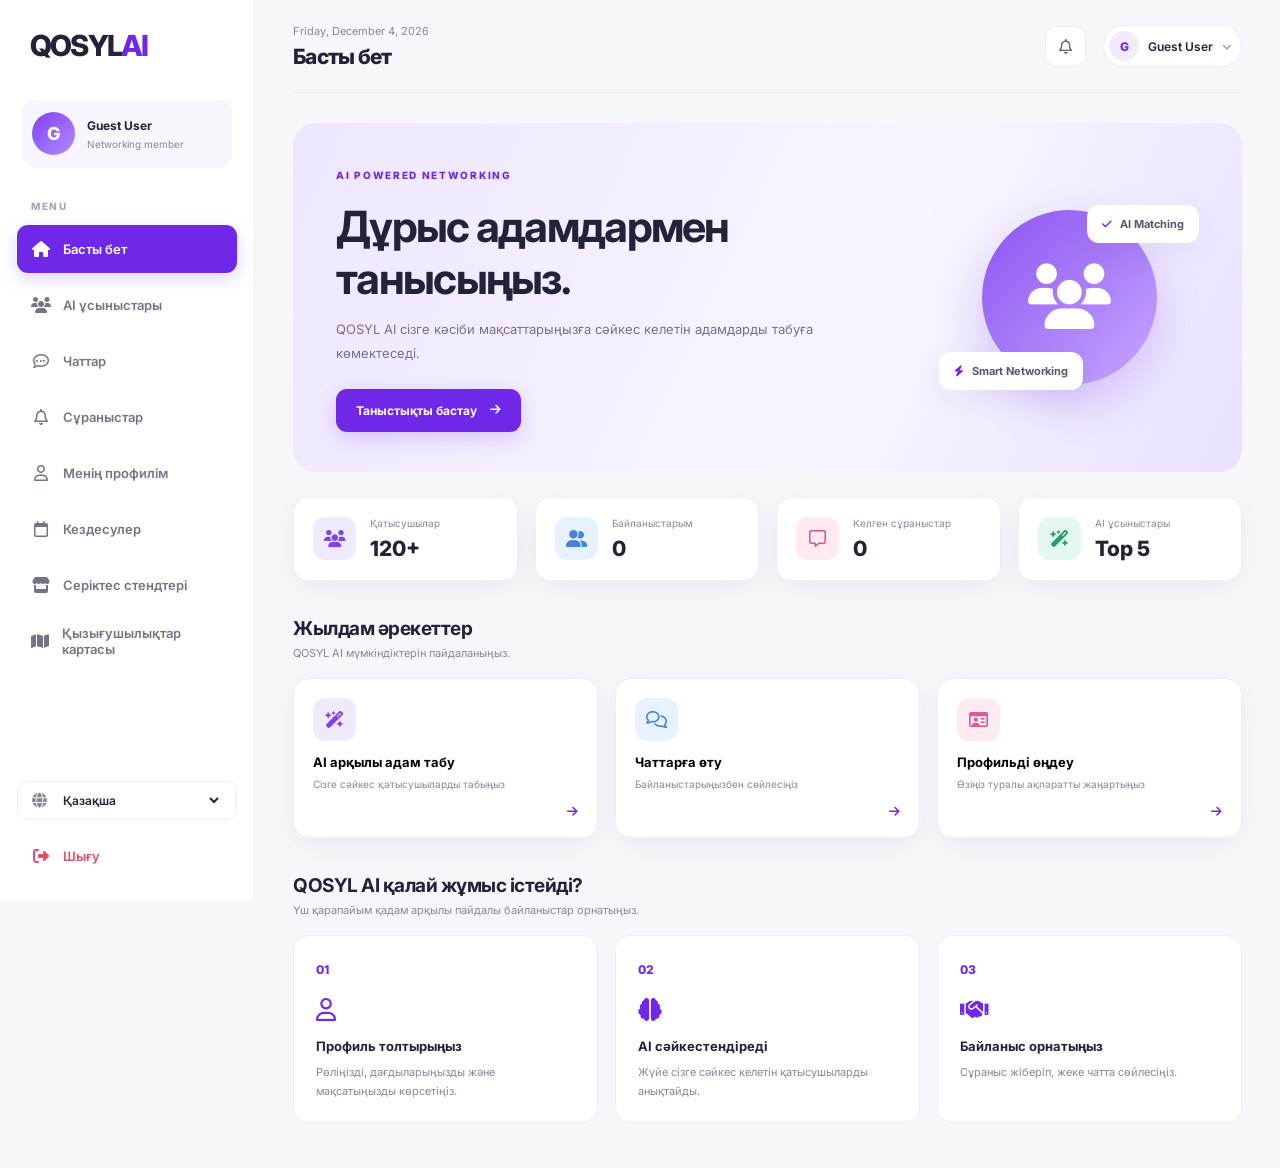
<file: docs/index.html>
<!DOCTYPE html>
<html lang="kk">
<head>
    <meta charset="UTF-8">
    <meta name="viewport" content="width=device-width, initial-scale=1.0">
    <title>QOSYL AI — Smart Networking</title>
    <link rel="stylesheet" href="style.css">
    <link rel="preconnect" href="https://fonts.googleapis.com">
    <link href="https://fonts.googleapis.com/css2?family=Inter:wght@400;500;600;700;800&display=swap" rel="stylesheet">
    <link rel="stylesheet" href="https://cdnjs.cloudflare.com/ajax/libs/font-awesome/6.5.0/css/all.min.css">
</head>
<body>

<div class="app-shell">

    <aside class="sidebar">
        <a href="#" class="logo" onclick="showPage('home');return false;">
            QOSYL<span>AI</span>
        </a>

        <div class="sidebar-profile">
            <div class="profile-avatar" id="sidebarAvatar">Q</div>
            <div>
                <strong id="sidebarName">Guest User</strong>
                <small id="sidebarRole">Networking member</small>
            </div>
        </div>

        <div class="sidebar-label">MENU</div>

        <nav class="side-nav">
            <button class="nav-item active" data-page="home" onclick="showPage('home')">
                <i class="fa-solid fa-house"></i>
                <span data-i18n="navHome">Басты бет</span>
            </button>

            <button class="nav-item" data-page="discover" onclick="showPage('discover')">
                <i class="fa-solid fa-users"></i>
                <span data-i18n="navDiscover">AI ұсыныстары</span>
            </button>

            <button class="nav-item" data-page="chats" onclick="showPage('chats')">
                <i class="fa-regular fa-comment-dots"></i>
                <span data-i18n="navChats">Чаттар</span>
            </button>

            <button class="nav-item" data-page="notifications" onclick="showPage('notifications')">
                <i class="fa-regular fa-bell"></i>
                <span data-i18n="navNotifications">Сұраныстар</span>
                <span class="nav-count" id="notificationCount">0</span>
            </button>

            <button class="nav-item" data-page="profilePage" onclick="showPage('profilePage')">
                <i class="fa-regular fa-user"></i>
                <span data-i18n="navProfile">Менің профилім</span>
            </button>
        </nav>

        <div class="sidebar-bottom">
            <div class="language-selector">
                <i class="fa-solid fa-globe"></i>
                <select id="languageSelect" onchange="changeLanguage(this.value)">
                    <option value="kk">Қазақша</option>
                    <option value="ru">Русский</option>
                    <option value="en">English</option>
                </select>
            </div>

            <button class="nav-item logout-button" onclick="logoutUser()">
                <i class="fa-solid fa-right-from-bracket"></i>
                <span data-i18n="logout">Шығу</span>
            </button>
        </div>
    </aside>

    <main class="main-content">

        <header class="topbar">
            <div>
                <div class="topbar-date" id="currentDate"></div>
                <h2 id="pageHeading">Басты бет</h2>
            </div>

            <div class="topbar-right">
                <button class="icon-button" onclick="showPage('notifications')" title="Notifications">
                    <i class="fa-regular fa-bell"></i>
                    <span class="notification-dot" id="topNotificationDot"></span>
                </button>

                <button class="topbar-user" onclick="showPage('profilePage')">
                    <div class="small-avatar" id="topAvatar">Q</div>
                    <span id="topUserName">Guest</span>
                    <i class="fa-solid fa-chevron-down"></i>
                </button>
            </div>
        </header>

        <!-- HOME PAGE -->
        <section class="page active" id="home">

            <div class="welcome-banner">
                <div class="welcome-content">
                    <span class="eyebrow">AI POWERED NETWORKING</span>
                    <h1 data-i18n="welcomeTitle">Дұрыс адамдармен танысыңыз.</h1>
                    <p data-i18n="welcomeText">
                        QOSYL AI сізге кәсіби мақсаттарыңызға сәйкес келетін адамдарды табуға көмектеседі.
                    </p>
                    <button class="primary-button" onclick="showPage('discover')">
                        <span data-i18n="heroButton">Таныстықты бастау</span>
                        <i class="fa-solid fa-arrow-right"></i>
                    </button>
                </div>

                <div class="welcome-art">
                    <div class="art-circle">
                        <i class="fa-solid fa-users"></i>
                    </div>
                    <div class="art-bubble bubble-one">
                        <i class="fa-solid fa-check"></i> AI Matching
                    </div>
                    <div class="art-bubble bubble-two">
                        <i class="fa-solid fa-bolt"></i> Smart Networking
                    </div>
                </div>
            </div>

            <div class="stats-grid">
                <div class="stat-card">
                    <div class="stat-icon purple-icon"><i class="fa-solid fa-users"></i></div>
                    <div>
                        <span data-i18n="statParticipants">Қатысушылар</span>
                        <strong id="totalParticipants">120+</strong>
                    </div>
                </div>

                <div class="stat-card">
                    <div class="stat-icon blue-icon"><i class="fa-solid fa-user-group"></i></div>
                    <div>
                        <span data-i18n="statConnections">Байланыстарым</span>
                        <strong id="totalConnections">0</strong>
                    </div>
                </div>

                <div class="stat-card">
                    <div class="stat-icon pink-icon"><i class="fa-regular fa-message"></i></div>
                    <div>
                        <span data-i18n="statRequests">Келген сұраныстар</span>
                        <strong id="totalRequests">0</strong>
                    </div>
                </div>

                <div class="stat-card">
                    <div class="stat-icon green-icon"><i class="fa-solid fa-wand-magic-sparkles"></i></div>
                    <div>
                        <span data-i18n="statAI">AI ұсыныстары</span>
                        <strong>Top 5</strong>
                    </div>
                </div>
            </div>

            <div class="content-heading">
                <div>
                    <h2 data-i18n="quickActions">Жылдам әрекеттер</h2>
                    <p data-i18n="quickActionsText">QOSYL AI мүмкіндіктерін пайдаланыңыз.</p>
                </div>
            </div>

            <div class="quick-grid">
                <button class="quick-card" onclick="showPage('discover')">
                    <div class="quick-icon purple-icon"><i class="fa-solid fa-wand-magic-sparkles"></i></div>
                    <strong data-i18n="quickDiscover">AI арқылы адам табу</strong>
                    <small data-i18n="quickDiscoverText">Сізге сәйкес қатысушыларды табыңыз</small>
                    <i class="fa-solid fa-arrow-right quick-arrow"></i>
                </button>

                <button class="quick-card" onclick="showPage('chats')">
                    <div class="quick-icon blue-icon"><i class="fa-regular fa-comments"></i></div>
                    <strong data-i18n="quickChats">Чаттарға өту</strong>
                    <small data-i18n="quickChatsText">Байланыстарыңызбен сөйлесіңіз</small>
                    <i class="fa-solid fa-arrow-right quick-arrow"></i>
                </button>

                <button class="quick-card" onclick="showPage('profilePage')">
                    <div class="quick-icon pink-icon"><i class="fa-regular fa-id-card"></i></div>
                    <strong data-i18n="quickProfile">Профильді өңдеу</strong>
                    <small data-i18n="quickProfileText">Өзіңіз туралы ақпаратты жаңартыңыз</small>
                    <i class="fa-solid fa-arrow-right quick-arrow"></i>
                </button>
            </div>

            <div class="content-heading">
                <div>
                    <h2 data-i18n="howTitle">QOSYL AI қалай жұмыс істейді?</h2>
                    <p data-i18n="howText">Үш қарапайым қадам арқылы пайдалы байланыстар орнатыңыз.</p>
                </div>
            </div>

            <div class="steps-grid">
                <article class="step-card">
                    <span>01</span>
                    <i class="fa-regular fa-user"></i>
                    <h3 data-i18n="step1Title">Профиль толтырыңыз</h3>
                    <p data-i18n="step1Text">Рөліңізді, дағдыларыңызды және мақсатыңызды көрсетіңіз.</p>
                </article>

                <article class="step-card">
                    <span>02</span>
                    <i class="fa-solid fa-brain"></i>
                    <h3 data-i18n="step2Title">AI сәйкестендіреді</h3>
                    <p data-i18n="step2Text">Жүйе сізге сәйкес келетін қатысушыларды анықтайды.</p>
                </article>

                <article class="step-card">
                    <span>03</span>
                    <i class="fa-solid fa-handshake"></i>
                    <h3 data-i18n="step3Title">Байланыс орнатыңыз</h3>
                    <p data-i18n="step3Text">Сұраныс жіберіп, жеке чатта сөйлесіңіз.</p>
                </article>
            </div>
        </section>

        <!-- DISCOVER PAGE -->
        <section class="page hidden" id="discover">

            <div class="page-intro">
                <span class="eyebrow">AI SMART MATCHING</span>
                <h1 data-i18n="discoverTitle">Сізге сәйкес адамдар</h1>
                <p data-i18n="discoverText">Профиліңізге сәйкес ең үздік бес қатысушыны табыңыз.</p>
            </div>

            <div class="discover-layout">

                <div class="profile-form-card" id="profile">
                    <div class="card-heading">
                        <h2 data-i18n="profileTitle">Өзіңіз туралы айтып беріңіз</h2>
                        <p data-i18n="profileText">Жеке ұсыныстар алу үшін анкетаны толтырыңыз.</p>
                    </div>

                    <form id="profileForm">
                        <div class="form-grid">

                            <div class="field">
                                <label for="name" data-i18n="nameLabel">Аты-жөніңіз</label>
                                <input id="name" type="text" placeholder="Мысалы: Merey V." required>
                            </div>

                            <div class="field">
                                <label for="role" data-i18n="roleLabel">Сіздің рөліңіз</label>
                                <select id="role" required>
                                    <option value="" data-i18n="selectOption">Таңдаңыз</option>
                                    <option>Student</option>
                                    <option>Junior Developer</option>
                                    <option>Python Developer</option>
                                    <option>Frontend Developer</option>
                                    <option>Senior Developer</option>
                                    <option>HR Manager</option>
                                    <option>IT Recruiter</option>
                                    <option>Team Lead</option>
                                    <option>Startup Founder</option>
                                    <option>Product Manager</option>
                                    <option>AI Engineer</option>
                                    <option>Designer</option>
                                </select>
                            </div>

                            <div class="field">
                                <label for="skills" data-i18n="skillsLabel">Технологиялық дағдылар</label>
                                <input id="skills" type="text" placeholder="Python, HTML, CSS" required>
                                <small data-i18n="commaHint">Үтір арқылы бөліп жазыңыз.</small>
                            </div>

                            <div class="field">
                                <label for="experience" data-i18n="experienceLabel">Тәжірибеңіз</label>
                                <select id="experience" required>
                                    <option value="" data-i18n="selectOption">Таңдаңыз</option>
                                    <option>Beginner</option>
                                    <option>Less than 1 year</option>
                                    <option>1-3 years</option>
                                    <option>3-5 years</option>
                                    <option>5+ years</option>
                                </select>
                            </div>

                            <div class="field full">
                                <label for="interests" data-i18n="interestsLabel">Қызығушылықтарыңыз</label>
                                <input id="interests" type="text" placeholder="AI, Robotics, Web Development" required>
                            </div>

                            <div class="field full">
                                <label for="about" data-i18n="aboutLabel">Өзіңіз туралы</label>
                                <textarea id="about" rows="3" placeholder="Өзіңізді қысқаша таныстырыңыз..." required></textarea>
                            </div>

                            <div class="field full">
                                <label for="goal" data-i18n="goalLabel">Негізгі мақсатыңыз</label>
                                <select id="goal" required>
                                    <option value="" data-i18n="goalOption">Мақсатты таңдаңыз</option>
                                    <option value="find_job" data-i18n="goalFindJob">Жұмыс табу</option>
                                    <option value="hire" data-i18n="goalHire">Қызметкер жалдау</option>
                                    <option value="find_mentor" data-i18n="goalFindMentor">Ментор табу</option>
                                    <option value="become_mentor" data-i18n="goalBecomeMentor">Ментор болу</option>
                                    <option value="cofounder" data-i18n="goalCofounder">Ко-фаундер табу</option>
                                    <option value="exchange" data-i18n="goalExchange">Тәжірибе алмасу</option>
                                </select>
                            </div>
                        </div>

                        <button type="submit" class="primary-button submit-button" data-i18n="findButton">
                            Маған сәйкес адамдарды тап
                            <i class="fa-solid fa-arrow-right"></i>
                        </button>

                        <p id="formError" class="error-message"></p>
                    </form>
                </div>

                <div class="matches-area">
                    <div class="content-heading">
                        <div>
                            <h2 data-i18n="resultsTitle">AI ұсыныстары</h2>
                            <p id="resultSubtitle" data-i18n="resultsText">Жеке ұсыныстарыңыз осы жерде көрсетіледі.</p>
                        </div>
                    </div>

                    <div id="matchList" class="match-list">
                        <div class="empty-state">
                            <i class="fa-solid fa-wand-magic-sparkles"></i>
                            <h3 data-i18n="emptyMatchesTitle">Әзірге ұсыныстар жоқ</h3>
                            <p data-i18n="emptyMatchesText">Анкетаны толтырып, AI ұсыныстарын алыңыз.</p>
                        </div>
                    </div>
                </div>
            </div>
        </section>

        <!-- CHATS PAGE -->
        <section class="page hidden" id="chats">
            <div class="page-intro">
                <span class="eyebrow">YOUR NETWORK</span>
                <h1 data-i18n="chatsTitle">Жеке чаттар</h1>
                <p data-i18n="chatsText">Қабылданған байланыстарыңызбен сөйлесіңіз.</p>
            </div>

            <div class="messenger-layout">
                <div class="chat-list-panel">
                    <div class="chat-list-heading">
                        <h3 data-i18n="messages">Хабарламалар</h3>
                        <button class="icon-button" onclick="loadConnections()">
                            <i class="fa-solid fa-rotate"></i>
                        </button>
                    </div>
                    <div id="chatList" class="chat-list">
                        <div class="empty-state">
                            <i class="fa-regular fa-comments"></i>
                            <p data-i18n="noConnections">Әзірге чаттар жоқ.</p>
                        </div>
                    </div>
                </div>

                <div class="chat-conversation" id="chatConversation">
                    <div class="chat-placeholder">
                        <i class="fa-regular fa-message"></i>
                        <h3 data-i18n="selectChat">Чатты таңдаңыз</h3>
                        <p data-i18n="selectChatText">Хабарламаларды көру үшін сол жақтан қатысушыны таңдаңыз.</p>
                    </div>
                </div>
            </div>
        </section>

        <!-- NOTIFICATIONS PAGE -->
        <section class="page hidden" id="notifications">
            <div class="page-intro">
                <span class="eyebrow">CONNECTION REQUESTS</span>
                <h1 data-i18n="notificationsTitle">Келген сұраныстар</h1>
                <p data-i18n="notificationsText">Сізбен танысқысы келетін қатысушылар.</p>
            </div>

            <div class="requests-card">
                <div class="card-heading">
                    <h2 data-i18n="incomingRequests">Кіріс сұраныстары</h2>
                    <button class="secondary-button small-button" onclick="loadPendingRequests()">
                        <i class="fa-solid fa-rotate"></i>
                        <span data-i18n="refresh">Жаңарту</span>
                    </button>
                </div>

                <div id="pendingRequestsList" class="requests-list">
                    <div class="empty-state">
                        <i class="fa-regular fa-bell"></i>
                        <p data-i18n="noRequests">Әзірге жаңа сұраныс жоқ.</p>
                    </div>
                </div>
            </div>
        </section>

        <!-- PROFILE PAGE -->
        <section class="page hidden" id="profilePage">
            <div class="page-intro">
                <span class="eyebrow">MY ACCOUNT</span>
                <h1 data-i18n="myProfile">Менің профилім</h1>
                <p data-i18n="myProfileText">Жеке ақпаратыңыз бен кәсіби дағдыларыңыз.</p>
            </div>

            <div class="user-profile-card">
                <div class="user-profile-cover"></div>

                <div class="user-profile-main">
                    <div class="large-avatar" id="profileAvatar">Q</div>
                    <div class="profile-user-info">
                        <h2 id="profileName">Guest User</h2>
                        <p id="profileRole">Networking member</p>
                    </div>
                </div>

                <div class="profile-details">
                    <div class="detail-item">
                        <span data-i18n="skillsLabel">Дағдылар</span>
                        <strong id="profileSkills">—</strong>
                    </div>

                    <div class="detail-item">
                        <span data-i18n="experienceLabel">Тәжірибе</span>
                        <strong id="profileExperience">—</strong>
                    </div>

                    <div class="detail-item">
                        <span data-i18n="interestsLabel">Қызығушылықтары</span>
                        <strong id="profileInterests">—</strong>
                    </div>

                    <div class="detail-item">
                        <span data-i18n="goalLabel">Мақсаты</span>
                        <strong id="profileGoal">—</strong>
                    </div>

                    <div class="detail-item full">
                        <span data-i18n="aboutLabel">Өзі туралы</span>
                        <strong id="profileAbout">—</strong>
                    </div>
                </div>

                <button class="primary-button" onclick="editProfile()" data-i18n="editProfile">
                    Профильді өңдеу
                    <i class="fa-solid fa-pen"></i>
                </button>
            </div>
        </section>

    </main>
</div>

<script src="app.js"></script>
</body>
</html>
</file>
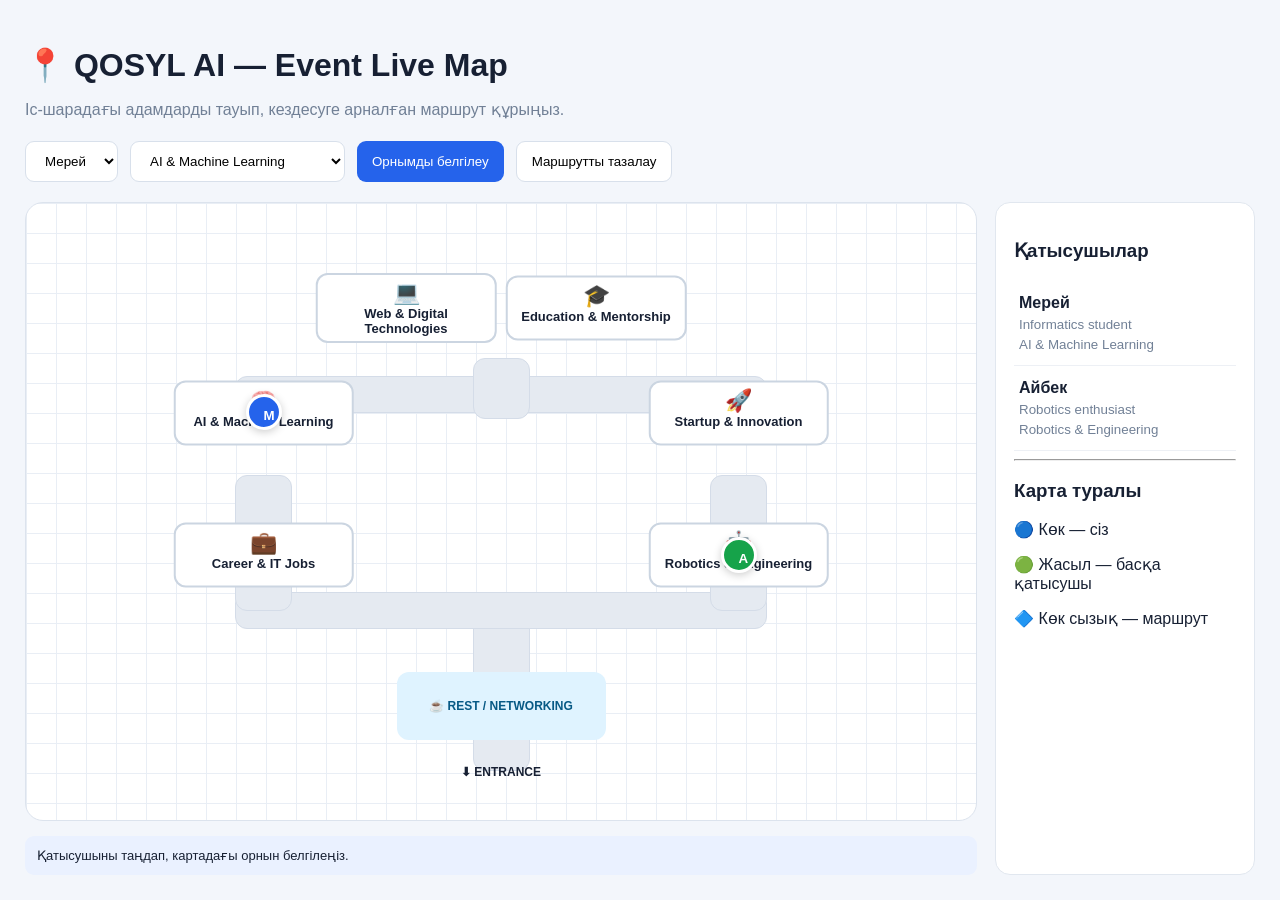
<file: docs/physical_map.html>
<!DOCTYPE html>
<html lang="kk">
<head>
<meta charset="UTF-8">
<meta name="viewport" content="width=device-width, initial-scale=1.0">
<title>QOSYL AI — Live Map</title>
<style>
* { box-sizing: border-box; }
body {
    margin: 0;
    padding: 25px;
    font-family: Arial, sans-serif;
    background: #f3f6fb;
    color: #172033;
}
header { margin-bottom: 22px; }
header h1 { margin-bottom: 7px; }
header p { color: #718096; }
.controls {
    display: flex;
    gap: 12px;
    flex-wrap: wrap;
    margin-bottom: 20px;
}
select, button {
    padding: 11px 15px;
    border: 1px solid #d8e0eb;
    border-radius: 9px;
    background: white;
    cursor: pointer;
}
button.primary {
    background: #2563eb;
    color: white;
    border: none;
}
.layout {
    display: grid;
    grid-template-columns: 1fr 260px;
    gap: 18px;
}
.map {
    position: relative;
    width: 100%;
    aspect-ratio: 1000 / 650;
    min-height: 420px;
    overflow: hidden;
    border: 1px solid #dce3ed;
    border-radius: 18px;
    background:
      linear-gradient(#e9eef5 1px, transparent 1px),
      linear-gradient(90deg, #e9eef5 1px, transparent 1px),
      white;
    background-size: 30px 30px;
}
.corridor {
    position: absolute;
    background: #e5eaf1;
    border: 1px solid #d4dce8;
    border-radius: 12px;
}
.booth {
    position: absolute;
    transform: translate(-50%,-50%);
    width: 19%;
    min-height: 65px;
    border: 2px solid #cbd5e1;
    border-radius: 12px;
    background: white;
    z-index: 2;
    font-weight: bold;
    font-size: clamp(9px,1.1vw,13px);
    text-align: center;
    padding: 5px;
}
.booth span { display: block; font-size: 22px; }
.rest {
    position: absolute;
    left: 39%;
    top: 76%;
    width: 22%;
    height: 11%;
    background: #dff3ff;
    border-radius: 12px;
    display: grid;
    place-items: center;
    color: #075985;
    font-size: 12px;
    font-weight: bold;
    z-index: 2;
}
.entrance {
    position: absolute;
    left: 43%;
    top: 91%;
    width: 14%;
    text-align: center;
    font-weight: bold;
    font-size: 12px;
}
.marker {
    position: absolute;
    transform: translate(-50%,-50%);
    width: 36px;
    height: 36px;
    border: 3px solid white;
    border-radius: 50%;
    display: grid;
    place-items: center;
    color: white;
    font-weight: bold;
    z-index: 5;
    cursor: pointer;
    box-shadow: 0 2px 8px #0003;
}
.marker.me { background: #2563eb; }
.marker.other { background: #16a34a; }
.marker.selected { outline: 4px solid #86efac; }
#route {
    position: absolute;
    inset: 0;
    width: 100%;
    height: 100%;
    z-index: 4;
    pointer-events: none;
}
.panel {
    background: white;
    border: 1px solid #e1e7ef;
    border-radius: 15px;
    padding: 18px;
}
.person {
    padding: 13px 5px;
    border-bottom: 1px solid #edf0f5;
    cursor: pointer;
}
.person:hover { background: #f5f8fc; }
.person small { display: block; color: #718096; margin-top: 5px; }
#status {
    margin-top: 15px;
    padding: 12px;
    background: #eaf1ff;
    border-radius: 9px;
    font-size: 13px;
}
@media(max-width:850px) {
    .layout { grid-template-columns: 1fr; }
    body { padding: 12px; }
}
</style>
</head>
<body>

<header>
    <h1>📍 QOSYL AI — Event Live Map</h1>
    <p>Іс-шарадағы адамдарды тауып, кездесуге арналған маршрут құрыңыз.</p>
</header>

<div class="controls">
    <select id="personSelect">
        <option value="1">Мерей</option>
        <option value="2">Айбек</option>
    </select>

    <select id="boothSelect">
        <option value="1">AI & Machine Learning</option>
        <option value="2">Startup & Innovation</option>
        <option value="3">Career & IT Jobs</option>
        <option value="4">Robotics & Engineering</option>
        <option value="5">Web & Digital Technologies</option>
        <option value="6">Education & Mentorship</option>
    </select>

    <button class="primary" onclick="updatePosition()">Орнымды белгілеу</button>
    <button onclick="clearRoute()">Маршрутты тазалау</button>
</div>

<div class="layout">
    <div>
        <div class="map" id="map">

            <div class="corridor" style="left:47%;top:78%;width:6%;height:14%"></div>
            <div class="corridor" style="left:47%;top:63%;width:6%;height:17%"></div>
            <div class="corridor" style="left:22%;top:63%;width:56%;height:6%"></div>
            <div class="corridor" style="left:22%;top:44%;width:6%;height:22%"></div>
            <div class="corridor" style="left:72%;top:44%;width:6%;height:22%"></div>
            <div class="corridor" style="left:22%;top:28%;width:56%;height:6%"></div>
            <div class="corridor" style="left:47%;top:25%;width:6%;height:10%"></div>

            <div class="booth" style="left:25%;top:34%">
                <span>🧠</span>AI & Machine Learning
            </div>
            <div class="booth" style="left:75%;top:34%">
                <span>🚀</span>Startup & Innovation
            </div>
            <div class="booth" style="left:25%;top:57%">
                <span>💼</span>Career & IT Jobs
            </div>
            <div class="booth" style="left:75%;top:57%">
                <span>🤖</span>Robotics & Engineering
            </div>
            <div class="booth" style="left:40%;top:17%">
                <span>💻</span>Web & Digital Technologies
            </div>
            <div class="booth" style="left:60%;top:17%">
                <span>🎓</span>Education & Mentorship
            </div>

            <div class="rest">☕ REST / NETWORKING</div>
            <div class="entrance">⬇ ENTRANCE</div>

            <svg id="route" viewBox="0 0 1000 650" preserveAspectRatio="none">
                <polyline id="routeLine"
                    points=""
                    fill="none"
                    stroke="#2563eb"
                    stroke-width="9"
                    stroke-linecap="round"
                    stroke-linejoin="round"
                    stroke-dasharray="14 9"/>
            </svg>

            <div id="markers"></div>
        </div>
        <div id="status">Қатысушыны таңдап, картадағы орнын белгілеңіз.</div>
    </div>

    <aside class="panel">
        <h3>Қатысушылар</h3>
        <div id="people"></div>
        <hr>
        <h3>Карта туралы</h3>
        <p>🔵 Көк — сіз</p>
        <p>🟢 Жасыл — басқа қатысушы</p>
        <p>🔷 Көк сызық — маршрут</p>
    </aside>
</div>

<script>
const booths = [
    {id:1,name:"AI & Machine Learning",x:250,y:220},
    {id:2,name:"Startup & Innovation",x:750,y:220},
    {id:3,name:"Career & IT Jobs",x:250,y:370},
    {id:4,name:"Robotics & Engineering",x:750,y:370},
    {id:5,name:"Web & Digital Technologies",x:400,y:110},
    {id:6,name:"Education & Mentorship",x:600,y:110}
];

const users = {
    1:{id:1,name:"Мерей",role:"Informatics student",x:250,y:220},
    2:{id:2,name:"Айбек",role:"Robotics enthusiast",x:750,y:370}
};

const nodes = {
    entrance:[500,600],
    bottom:[500,520],
    center:[500,420],
    left:[250,420],
    right:[750,420],
    leftTop:[250,300],
    rightTop:[750,300],
    upperLeft:[400,180],
    upperRight:[600,180],
    upper:[500,180]
};

const edges = [
    ["entrance","bottom"],
    ["bottom","center"],
    ["center","left"],
    ["center","right"],
    ["left","leftTop"],
    ["right","rightTop"],
    ["leftTop","upperLeft"],
    ["rightTop","upperRight"],
    ["upperLeft","upper"],
    ["upperRight","upper"],
    ["upperLeft","upperRight"]
];

let selectedTarget = null;

function currentUser() {
    return Number(document.getElementById("personSelect").value);
}

function updatePosition() {
    const user = users[currentUser()];
    const booth = booths.find(
        b => b.id === Number(document.getElementById("boothSelect").value)
    );

    user.x = booth.x;
    user.y = booth.y;

    render();
    document.getElementById("status").textContent =
        `${user.name}: ${booth.name} аймағында.`;
}

function render() {
    const markers = document.getElementById("markers");
    const people = document.getElementById("people");

    markers.innerHTML = "";
    people.innerHTML = "";

    Object.values(users).forEach(user => {
        const marker = document.createElement("button");
        marker.className = "marker " +
            (user.id === currentUser() ? "me" : "other") +
            (selectedTarget === user.id ? " selected" : "");

        marker.style.left = user.x / 10 + "%";
        marker.style.top = user.y / 6.5 + "%";
        marker.textContent = user.id === 1 ? "М" : "А";
        marker.title = user.name;

        if (user.id !== currentUser()) {
            marker.onclick = () => showRoute(user.id);
        }

        markers.appendChild(marker);

        const item = document.createElement("div");
        item.className = "person";

        const name = document.createElement("strong");
        name.textContent = user.name;

        const role = document.createElement("small");
        role.textContent = user.role;

        const location = document.createElement("small");
        const nearest = booths.reduce((a,b) =>
            Math.hypot(a.x-user.x,a.y-user.y) <
            Math.hypot(b.x-user.x,b.y-user.y) ? a : b
        );
        location.textContent = nearest.name;

        item.append(name,role,location);

        if (user.id !== currentUser()) {
            item.onclick = () => showRoute(user.id);
        }

        people.appendChild(item);
    });
}

function nearestNode(x,y) {
    return Object.keys(nodes).reduce((best,key) => {
        const p = nodes[key];
        const d = Math.hypot(p[0]-x,p[1]-y);
        return d < best.d ? {key,d} : best;
    },{key:null,d:Infinity}).key;
}

function shortestPath(start,end) {
    const graph = {};

    Object.keys(nodes).forEach(key => graph[key]=[]);

    edges.forEach(([a,b]) => {
        const d = Math.hypot(
            nodes[a][0]-nodes[b][0],
            nodes[a][1]-nodes[b][1]
        );
        graph[a].push([b,d]);
        graph[b].push([a,d]);
    });

    const dist = {};
    const prev = {};
    const remaining = new Set(Object.keys(nodes));

    Object.keys(nodes).forEach(key => dist[key]=Infinity);
    dist[start]=0;

    while (remaining.size) {
        let current = null;

        remaining.forEach(key => {
            if (current === null || dist[key] < dist[current]) {
                current = key;
            }
        });

        if (current === null || dist[current] === Infinity) break;
        if (current === end) break;

        remaining.delete(current);

        graph[current].forEach(([next,cost]) => {
            const alt = dist[current]+cost;
            if (alt < dist[next]) {
                dist[next]=alt;
                prev[next]=current;
            }
        });
    }

    const path=[];
    let current=end;

    while(current) {
        path.unshift(current);
        current=prev[current];
    }

    return path[0] === start ? path : [];
}

function showRoute(targetId) {
    const me = users[currentUser()];
    const target = users[targetId];

    const start = nearestNode(me.x,me.y);
    const end = nearestNode(target.x,target.y);

    const path = shortestPath(start,end);

    if (!path.length) return;

    const points = [
        [me.x,me.y],
        ...path.map(key=>nodes[key]),
        [target.x,target.y]
    ];

    document.getElementById("routeLine").setAttribute(
        "points",
        points.map(p=>p.join(",")).join(" ")
    );

    selectedTarget=targetId;
    render();

    document.getElementById("status").textContent =
        `${me.name} → ${target.name}: маршрут көрсетілді.`;
}

function clearRoute() {
    selectedTarget=null;
    document.getElementById("routeLine").setAttribute("points","");
    render();
    document.getElementById("status").textContent="Маршрут тазаланды.";
}

document.getElementById("personSelect").addEventListener("change",()=>{
    clearRoute();
});

render();
</script>
</body>
</html>
</file>
<file: docs/style.css>
:root {
    --purple: #7028e8;
    --purple-dark: #5516c5;
    --purple-light: #f2ebff;
    --text: #242139;
    --muted: #89869a;
    --background: #f7f7fb;
    --white: #ffffff;
    --border: #eeedf3;
    --green: #21a675;
    --shadow: 0 8px 30px rgba(40, 25, 80, 0.06);
}

* {
    margin: 0;
    padding: 0;
    box-sizing: border-box;
}

html {
    scroll-behavior: smooth;
}

body {
    font-family: 'Inter', Arial, sans-serif;
    background: var(--background);
    color: var(--text);
}

button,
input,
select,
textarea {
    font: inherit;
}

button {
    cursor: pointer;
}

button:disabled {
    opacity: 0.6;
    cursor: not-allowed;
}

.app-shell {
    min-height: 100vh;
    display: flex;
}

/* SIDEBAR */

.sidebar {
    width: 255px;
    min-height: 100vh;
    background: #ffffff;
    border-right: 1px solid var(--border);
    padding: 28px 17px 20px;
    display: flex;
    flex-direction: column;
    flex-shrink: 0;
    position: sticky;
    top: 0;
    height: 100vh;
}

.logo {
    text-decoration: none;
    color: var(--text);
    font-size: 29px;
    font-weight: 800;
    letter-spacing: -1.8px;
    padding: 0 13px;
}

.logo span {
    color: var(--purple);
}

.sidebar-profile {
    display: flex;
    align-items: center;
    gap: 12px;
    margin: 36px 5px 32px;
    padding: 13px 10px;
    background: #f8f6fd;
    border-radius: 14px;
    min-width: 0;
}

.profile-avatar {
    width: 43px;
    height: 43px;
    border-radius: 50%;
    background: linear-gradient(135deg, #7f42f5, #b28aff);
    display: grid;
    place-items: center;
    color: white;
    font-weight: 800;
    font-size: 18px;
    flex-shrink: 0;
}

.sidebar-profile div:last-child {
    display: flex;
    flex-direction: column;
    gap: 5px;
    min-width: 0;
}

.sidebar-profile strong {
    font-size: 12px;
    overflow: hidden;
    text-overflow: ellipsis;
    white-space: nowrap;
}

.sidebar-profile small {
    color: var(--muted);
    font-size: 10px;
}

.sidebar-label {
    color: #aaa6b7;
    font-size: 10px;
    font-weight: 800;
    letter-spacing: 1.5px;
    padding: 0 14px;
    margin-bottom: 13px;
}

.side-nav {
    display: flex;
    flex-direction: column;
    gap: 8px;
}

.nav-item {
    width: 100%;
    min-height: 48px;
    padding: 0 14px;
    display: flex;
    align-items: center;
    gap: 13px;
    background: transparent;
    color: #777386;
    border: none;
    border-radius: 11px;
    text-align: left;
    font-size: 13px;
    font-weight: 600;
    transition: 0.2s;
}

.nav-item i {
    width: 19px;
    font-size: 16px;
    text-align: center;
}

.nav-item:hover {
    background: #f7f3ff;
    color: var(--purple);
}

.nav-item.active {
    background: var(--purple);
    color: white;
    box-shadow: 0 6px 18px rgba(112, 40, 232, 0.2);
}

.nav-count {
    margin-left: auto;
    min-width: 21px;
    height: 21px;
    border-radius: 50%;
    background: #f04d79;
    color: white;
    display: grid;
    place-items: center;
    font-size: 10px;
}

.sidebar-bottom {
    margin-top: auto;
    display: flex;
    flex-direction: column;
    gap: 12px;
}

.language-selector {
    display: flex;
    align-items: center;
    gap: 12px;
    padding: 10px 14px;
    border: 1px solid var(--border);
    border-radius: 10px;
    color: var(--muted);
}

.language-selector i {
    font-size: 15px;
}

.language-selector select {
    width: 100%;
    border: none;
    outline: none;
    background: transparent;
    color: var(--text);
    font-size: 12px;
    font-weight: 600;
    cursor: pointer;
}

.logout-button {
    color: #df526b;
}

/* MAIN CONTENT */

.main-content {
    flex: 1;
    min-width: 0;
    padding: 0 38px 45px;
}

.topbar {
    min-height: 93px;
    display: flex;
    align-items: center;
    justify-content: space-between;
    gap: 20px;
    border-bottom: 1px solid var(--border);
    margin-bottom: 30px;
}

.topbar-date {
    color: var(--muted);
    font-size: 11px;
    margin-bottom: 6px;
}

.topbar h2 {
    font-size: 21px;
    font-weight: 800;
    letter-spacing: -0.7px;
}

.topbar-right {
    display: flex;
    align-items: center;
    gap: 17px;
}

.icon-button {
    position: relative;
    width: 41px;
    height: 41px;
    display: grid;
    place-items: center;
    background: white;
    border: 1px solid var(--border);
    border-radius: 12px;
    color: #666176;
    font-size: 15px;
    transition: 0.2s;
}

.icon-button:hover {
    color: var(--purple);
    border-color: #d8c7ff;
}

.notification-dot {
    position: absolute;
    top: 8px;
    right: 8px;
    width: 7px;
    height: 7px;
    background: #ef5579;
    border-radius: 50%;
    display: none;
}

.topbar-user {
    display: flex;
    align-items: center;
    gap: 9px;
    padding: 5px 10px 5px 5px;
    border: 1px solid var(--border);
    background: white;
    border-radius: 30px;
    color: var(--text);
    font-size: 12px;
    font-weight: 600;
}

.topbar-user > i {
    font-size: 9px;
    color: var(--muted);
}

.small-avatar {
    width: 30px;
    height: 30px;
    border-radius: 50%;
    background: var(--purple-light);
    color: var(--purple);
    display: grid;
    place-items: center;
    font-weight: 800;
}

/* PAGE SYSTEM */

.page {
    display: block;
    animation: pageAppear 0.25s ease;
}

.page.hidden {
    display: none !important;
}

@keyframes pageAppear {
    from {
        opacity: 0;
        transform: translateY(7px);
    }

    to {
        opacity: 1;
        transform: translateY(0);
    }
}

.page-intro {
    margin: 12px 0 28px;
}

.eyebrow {
    color: var(--purple);
    font-size: 10px;
    font-weight: 800;
    letter-spacing: 1.7px;
}

.page-intro h1 {
    margin-top: 11px;
    font-size: clamp(25px, 3vw, 34px);
    letter-spacing: -1.2px;
    line-height: 1.2;
}

.page-intro p {
    margin-top: 9px;
    color: var(--muted);
    font-size: 13px;
    line-height: 1.7;
}

/* HOME BANNER */

.welcome-banner {
    min-height: 290px;
    padding: 40px 43px;
    border-radius: 23px;
    background: linear-gradient(115deg, #eee6ff, #f8f5ff 60%, #e9e0ff);
    display: flex;
    align-items: center;
    justify-content: space-between;
    gap: 25px;
    overflow: hidden;
    position: relative;
}

.welcome-content {
    max-width: 560px;
    position: relative;
    z-index: 2;
}

.welcome-content h1 {
    max-width: 490px;
    font-size: clamp(29px, 3.5vw, 43px);
    line-height: 1.2;
    letter-spacing: -1.7px;
    margin-top: 18px;
}

.welcome-content p {
    max-width: 490px;
    margin-top: 14px;
    color: #77718b;
    font-size: 13px;
    line-height: 1.8;
}

.primary-button {
    margin-top: 24px;
    border: none;
    border-radius: 11px;
    background: var(--purple);
    color: white;
    padding: 14px 20px;
    display: inline-flex;
    align-items: center;
    justify-content: center;
    gap: 13px;
    font-size: 12px;
    font-weight: 700;
    box-shadow: 0 7px 20px rgba(112, 40, 232, 0.2);
    transition: 0.2s;
}

.primary-button:hover {
    background: var(--purple-dark);
    transform: translateY(-2px);
}

.primary-button i {
    font-size: 12px;
}

.welcome-art {
    width: 260px;
    height: 220px;
    position: relative;
    display: grid;
    place-items: center;
    flex-shrink: 0;
}

.art-circle {
    width: 175px;
    height: 175px;
    border-radius: 50%;
    background: linear-gradient(135deg, #8d52f3, #c5a8ff);
    display: grid;
    place-items: center;
    color: white;
    font-size: 66px;
    box-shadow: 0 18px 45px rgba(112, 40, 232, 0.22);
}

.art-bubble {
    position: absolute;
    background: white;
    color: #5e536f;
    padding: 12px 15px;
    border-radius: 12px;
    box-shadow: var(--shadow);
    font-size: 11px;
    font-weight: 700;
    white-space: nowrap;
}

.art-bubble i {
    color: var(--purple);
    margin-right: 5px;
}

.bubble-one {
    top: 18px;
    right: 0;
}

.bubble-two {
    bottom: 17px;
    left: 0;
}

/* STATISTICS */

.stats-grid {
    margin-top: 25px;
    display: grid;
    grid-template-columns: repeat(4, minmax(0, 1fr));
    gap: 17px;
}

.stat-card {
    background: white;
    border: 1px solid var(--border);
    border-radius: 15px;
    padding: 19px;
    display: flex;
    align-items: center;
    gap: 14px;
    min-width: 0;
    box-shadow: var(--shadow);
}

.stat-icon,
.quick-icon {
    width: 43px;
    height: 43px;
    border-radius: 12px;
    display: grid;
    place-items: center;
    flex-shrink: 0;
    font-size: 17px;
}

.purple-icon {
    background: #f0eaff;
    color: #7946e9;
}

.blue-icon {
    background: #e8f1ff;
    color: #4684d6;
}

.pink-icon {
    background: #ffeaf2;
    color: #d85b92;
}

.green-icon {
    background: #e5f8ef;
    color: #259d6b;
}

.stat-card div:last-child {
    display: flex;
    flex-direction: column;
    gap: 7px;
    min-width: 0;
}

.stat-card span {
    color: var(--muted);
    font-size: 10px;
    white-space: nowrap;
}

.stat-card strong {
    font-size: 21px;
    font-weight: 800;
}

/* CONTENT HEADINGS */

.content-heading {
    display: flex;
    align-items: center;
    justify-content: space-between;
    gap: 15px;
    margin: 36px 0 18px;
}

.content-heading h2 {
    font-size: 19px;
    letter-spacing: -0.5px;
}

.content-heading p {
    color: var(--muted);
    font-size: 11px;
    margin-top: 6px;
}

/* QUICK ACTIONS */

.quick-grid {
    display: grid;
    grid-template-columns: repeat(3, minmax(0, 1fr));
    gap: 17px;
}

.quick-card {
    min-height: 160px;
    padding: 19px;
    border: 1px solid var(--border);
    border-radius: 16px;
    background: white;
    text-align: left;
    position: relative;
    display: flex;
    flex-direction: column;
    align-items: flex-start;
    box-shadow: var(--shadow);
    transition: 0.2s;
}

.quick-card:hover {
    transform: translateY(-3px);
    border-color: #d6c6ff;
    box-shadow: 0 12px 30px rgba(40, 25, 80, 0.09);
}

.quick-card strong {
    margin-top: 13px;
    font-size: 13px;
}

.quick-card small {
    margin-top: 7px;
    color: var(--muted);
    font-size: 10px;
    line-height: 1.5;
}

.quick-arrow {
    position: absolute;
    right: 19px;
    bottom: 19px;
    color: var(--purple);
    font-size: 12px;
}

/* STEPS */

.steps-grid {
    display: grid;
    grid-template-columns: repeat(3, minmax(0, 1fr));
    gap: 17px;
}

.step-card {
    background: white;
    border: 1px solid var(--border);
    border-radius: 15px;
    padding: 22px;
    position: relative;
}

.step-card > span {
    color: var(--purple);
    font-size: 12px;
    font-weight: 800;
}

.step-card > i {
    display: block;
    color: var(--purple);
    font-size: 23px;
    margin-top: 20px;
}

.step-card h3 {
    font-size: 13px;
    margin-top: 17px;
}

.step-card p {
    font-size: 11px;
    line-height: 1.7;
    color: var(--muted);
    margin-top: 9px;
}

/* DISCOVER */

.discover-layout {
    display: grid;
    grid-template-columns: minmax(290px, 0.85fr) minmax(0, 1.15fr);
    gap: 22px;
    align-items: start;
}

.profile-form-card,
.requests-card,
.user-profile-card {
    background: white;
    border: 1px solid var(--border);
    border-radius: 17px;
    padding: 24px;
    box-shadow: var(--shadow);
}

.card-heading {
    display: flex;
    align-items: flex-start;
    justify-content: space-between;
    gap: 15px;
    margin-bottom: 22px;
}

.card-heading h2 {
    font-size: 17px;
    letter-spacing: -0.4px;
}

.card-heading p {
    color: var(--muted);
    font-size: 11px;
    margin-top: 7px;
    line-height: 1.6;
}

.form-grid {
    display: grid;
    grid-template-columns: 1fr 1fr;
    gap: 17px 13px;
}

.field {
    display: flex;
    flex-direction: column;
    gap: 8px;
    min-width: 0;
}

.field.full {
    grid-column: 1 / -1;
}

.field label {
    font-size: 11px;
    font-weight: 700;
}

.field input,
.field select,
.field textarea {
    width: 100%;
    min-width: 0;
    border: 1px solid #e6e3ed;
    border-radius: 9px;
    background: white;
    padding: 12px;
    color: var(--text);
    font-size: 11px;
    outline: none;
    transition: 0.2s;
}

.field input:focus,
.field select:focus,
.field textarea:focus {
    border-color: var(--purple);
    box-shadow: 0 0 0 3px rgba(112, 40, 232, 0.08);
}

.field textarea {
    resize: vertical;
    min-height: 80px;
}

.field small {
    color: var(--muted);
    font-size: 10px;
}

.submit-button {
    width: 100%;
    margin-top: 22px;
}

.error-message {
    margin-top: 12px;
    color: #d63e56;
    font-size: 11px;
}

.matches-area {
    min-width: 0;
}

.matches-area .content-heading {
    margin-top: 0;
}

.match-list {
    display: grid;
    gap: 13px;
}

.match-card {
    background: white;
    border: 1px solid var(--border);
    border-radius: 15px;
    padding: 17px;
    box-shadow: var(--shadow);
    min-width: 0;
}

.match-top {
    display: flex;
    align-items: center;
    gap: 12px;
}

.match-avatar {
    width: 43px;
    height: 43px;
    border-radius: 13px;
    background: var(--purple-light);
    color: var(--purple);
    display: grid;
    place-items: center;
    font-size: 16px;
    font-weight: 800;
    flex-shrink: 0;
}

.match-person {
    flex: 1;
    min-width: 0;
}

.match-person h3 {
    font-size: 12px;
    overflow-wrap: anywhere;
}

.match-person p {
    color: var(--muted);
    font-size: 10px;
    margin-top: 5px;
}

.match-percent {
    font-size: 19px;
    color: var(--green);
    font-weight: 800;
}

.match-reason {
    background: #f8f6fc;
    color: #6d687c;
    padding: 11px;
    border-radius: 9px;
    margin-top: 13px;
    font-size: 10px;
    line-height: 1.7;
}

.match-intro {
    margin-top: 11px;
    font-size: 10px;
    line-height: 1.7;
    color: #5c566e;
}

.match-actions {
    display: flex;
    flex-wrap: wrap;
    gap: 8px;
    margin-top: 13px;
}

.match-actions button {
    border: none;
    border-radius: 8px;
    padding: 9px 12px;
    background: var(--purple-light);
    color: var(--purple);
    font-size: 10px;
    font-weight: 700;
}

.match-actions button:first-child {
    background: var(--purple);
    color: white;
}

.match-actions button:hover {
    filter: brightness(0.96);
}

.empty-state {
    min-height: 180px;
    padding: 28px;
    background: white;
    border: 1px dashed #ded9e9;
    border-radius: 14px;
    display: flex;
    flex-direction: column;
    align-items: center;
    justify-content: center;
    text-align: center;
    gap: 10px;
}

.empty-state > i {
    font-size: 28px;
    color: #a88be9;
}

.empty-state h3 {
    font-size: 13px;
}

.empty-state p {
    color: var(--muted);
    font-size: 11px;
    line-height: 1.6;
}

/* CHAT PAGE */

.messenger-layout {
    height: min(680px, calc(100vh - 190px));
    min-height: 430px;
    display: grid;
    grid-template-columns: 290px minmax(0, 1fr);
    background: white;
    border: 1px solid var(--border);
    border-radius: 17px;
    overflow: hidden;
    box-shadow: var(--shadow);
}

.chat-list-panel {
    border-right: 1px solid var(--border);
    display: flex;
    flex-direction: column;
    min-width: 0;
    overflow: hidden;
}

.chat-list-heading {
    min-height: 67px;
    padding: 0 17px;
    display: flex;
    align-items: center;
    justify-content: space-between;
    border-bottom: 1px solid var(--border);
}

.chat-list-heading h3 {
    font-size: 14px;
}

.chat-list-heading .icon-button {
    width: 34px;
    height: 34px;
    border: none;
    background: #f7f5fb;
}

.chat-list {
    overflow-y: auto;
    flex: 1;
}

.chat-list-item {
    width: 100%;
    display: flex;
    align-items: center;
    gap: 11px;
    padding: 14px 13px;
    border: none;
    border-bottom: 1px solid #f3f1f6;
    background: white;
    text-align: left;
    transition: 0.2s;
}

.chat-list-item:hover,
.chat-list-item.active {
    background: #f5f0ff;
}

.chat-list-avatar {
    width: 41px;
    height: 41px;
    border-radius: 50%;
    flex-shrink: 0;
    background: #eee6ff;
    color: var(--purple);
    display: grid;
    place-items: center;
    font-size: 14px;
    font-weight: 800;
}

.chat-list-info {
    min-width: 0;
    flex: 1;
}

.chat-list-info strong {
    display: block;
    font-size: 11px;
    overflow: hidden;
    text-overflow: ellipsis;
    white-space: nowrap;
}

.chat-list-info small {
    display: block;
    color: var(--muted);
    font-size: 10px;
    margin-top: 5px;
    overflow: hidden;
    text-overflow: ellipsis;
    white-space: nowrap;
}

.chat-conversation {
    min-width: 0;
    display: flex;
    flex-direction: column;
    overflow: hidden;
}

.chat-placeholder {
    flex: 1;
    display: flex;
    flex-direction: column;
    align-items: center;
    justify-content: center;
    text-align: center;
    padding: 25px;
}

.chat-placeholder > i {
    font-size: 42px;
    color: #b9a2ed;
    margin-bottom: 18px;
}

.chat-placeholder h3 {
    font-size: 16px;
}

.chat-placeholder p {
    color: var(--muted);
    font-size: 11px;
    line-height: 1.7;
    max-width: 290px;
    margin-top: 8px;
}

/* CHAT HEADER AND MESSAGES */

.chat-box {
    height: 100%;
    min-height: 0;
    display: flex;
    flex-direction: column;
}

.chat-header {
    min-height: 67px;
    padding: 0 18px;
    display: flex;
    align-items: center;
    gap: 12px;
    border-bottom: 1px solid var(--border);
    background: white;
}

.chat-header strong {
    font-size: 12px;
}

.chat-header .chat-back {
    border: none;
    background: #f1ebff;
    color: var(--purple);
    border-radius: 8px;
    padding: 8px 10px;
    font-size: 10px;
    font-weight: 700;
}

.chat-messages {
    flex: 1;
    min-height: 0;
    overflow-y: auto;
    padding: 20px;
    display: flex;
    flex-direction: column;
    gap: 12px;
    background: #fcfbfe;
}

.chat-message {
    max-width: 75%;
    width: fit-content;
    padding: 11px 14px;
    border-radius: 13px 13px 13px 3px;
    background: #f0edf6;
    color: var(--text);
    font-size: 11px;
    line-height: 1.7;
    overflow-wrap: anywhere;
}

.chat-message.mine {
    align-self: flex-end;
    background: var(--purple);
    color: white;
    border-radius: 13px 13px 3px 13px;
}

.chat-message small {
    display: block;
    margin-top: 5px;
    font-size: 9px;
    opacity: 0.65;
}

.chat-send {
    display: flex;
    align-items: center;
    gap: 10px;
    padding: 13px;
    background: white;
    border-top: 1px solid var(--border);
}

.chat-send input {
    flex: 1;
    min-width: 0;
    border: 1px solid #e9e5ef;
    border-radius: 10px;
    padding: 12px;
    outline: none;
    font-size: 11px;
}

.chat-send input:focus {
    border-color: var(--purple);
}

.chat-send button {
    border: none;
    border-radius: 10px;
    background: var(--purple);
    color: white;
    padding: 12px 16px;
    font-size: 11px;
    font-weight: 700;
}

/* NOTIFICATIONS */

.requests-card {
    max-width: 850px;
}

.requests-card .card-heading {
    align-items: center;
}

.small-button {
    display: inline-flex;
    align-items: center;
    gap: 8px;
    margin: 0;
    padding: 10px 13px;
    font-size: 10px;
}

.secondary-button {
    background: white;
    color: var(--text);
    border: 1px solid #e5e0ed;
    border-radius: 9px;
    padding: 11px 15px;
    font-size: 11px;
    font-weight: 700;
}

.secondary-button:hover {
    border-color: var(--purple);
    color: var(--purple);
}

.requests-list {
    display: flex;
    flex-direction: column;
}

.network-item {
    display: flex;
    align-items: center;
    justify-content: space-between;
    gap: 18px;
    padding: 17px 0;
    border-bottom: 1px solid var(--border);
}

.network-item:last-child {
    border-bottom: none;
}

.network-item strong {
    font-size: 12px;
}

.network-item p {
    color: var(--muted);
    font-size: 10px;
    margin-top: 6px;
    line-height: 1.6;
    overflow-wrap: anywhere;
}

.network-item button {
    border: none;
    background: var(--purple);
    color: white;
    border-radius: 9px;
    padding: 10px 15px;
    font-size: 10px;
    font-weight: 700;
    flex-shrink: 0;
}

.network-item button:disabled {
    opacity: 0.55;
}

/* PROFILE */

.user-profile-card {
    max-width: 850px;
    overflow: hidden;
    padding: 0 25px 25px;
}

.user-profile-cover {
    height: 145px;
    margin: 0 -25px;
    background: linear-gradient(115deg, #7130df, #b394f7);
}

.user-profile-main {
    display: flex;
    align-items: flex-end;
    gap: 17px;
    margin-top: -43px;
    position: relative;
}

.large-avatar {
    width: 88px;
    height: 88px;
    border-radius: 50%;
    border: 5px solid white;
    background: #eee5ff;
    color: var(--purple);
    display: grid;
    place-items: center;
    font-size: 30px;
    font-weight: 800;
}

.profile-user-info {
    padding-bottom: 9px;
}

.profile-user-info h2 {
    font-size: 19px;
}

.profile-user-info p {
    color: var(--muted);
    font-size: 11px;
    margin-top: 5px;
}

.profile-details {
    display: grid;
    grid-template-columns: 1fr 1fr;
    gap: 18px;
    margin-top: 30px;
}

.detail-item {
    background: #faf9fc;
    border: 1px solid #f0edf5;
    border-radius: 11px;
    padding: 15px;
    min-width: 0;
}

.detail-item.full {
    grid-column: 1 / -1;
}

.detail-item span {
    display: block;
    color: var(--muted);
    font-size: 10px;
    margin-bottom: 8px;
}

.detail-item strong {
    display: block;
    font-size: 12px;
    line-height: 1.6;
    overflow-wrap: anywhere;
}

.user-profile-card > .primary-button {
    margin-top: 22px;
}

/* GENERAL */

.hidden {
    display: none !important;
}

/* RESPONSIVE */

@media (max-width: 1150px) {
    .sidebar {
        width: 225px;
    }

    .main-content {
        padding-left: 25px;
        padding-right: 25px;
    }

    .stats-grid {
        grid-template-columns: repeat(2, minmax(0, 1fr));
    }

    .discover-layout {
        grid-template-columns: 1fr;
    }

    .matches-area .content-heading {
        margin-top: 20px;
    }
}

@media (max-width: 850px) {
    .app-shell {
        display: block;
    }

    .sidebar {
        position: fixed;
        z-index: 1000;
        left: 0;
        bottom: 0;
        top: auto;
        width: 100%;
        height: 68px;
        min-height: 68px;
        padding: 5px 8px;
        border-right: none;
        border-top: 1px solid var(--border);
        box-shadow: 0 -5px 20px rgba(30, 20, 50, 0.05);
        display: block;
    }

    .sidebar > .logo,
    .sidebar-profile,
    .sidebar-label,
    .sidebar-bottom {
        display: none;
    }

    .side-nav {
        height: 100%;
        flex-direction: row;
        justify-content: space-around;
        gap: 2px;
    }

    .nav-item {
        min-width: 0;
        flex: 1;
        min-height: 54px;
        padding: 5px 2px;
        border-radius: 9px;
        flex-direction: column;
        justify-content: center;
        gap: 5px;
        font-size: 9px;
        text-align: center;
    }

    .nav-item i {
        font-size: 17px;
    }

    .nav-count {
        position: absolute;
        margin-left: 22px;
        margin-top: -22px;
        width: 16px;
        min-width: 16px;
        height: 16px;
        font-size: 8px;
    }

    .main-content {
        padding: 0 20px 95px;
    }

    .topbar {
        min-height: 78px;
    }

    .welcome-banner {
        padding: 30px;
    }

    .welcome-art {
        width: 190px;
    }

    .art-circle {
        width: 140px;
        height: 140px;
        font-size: 48px;
    }

    .quick-grid,
    .steps-grid {
        grid-template-columns: 1fr 1fr;
    }

    .messenger-layout {
        grid-template-columns: 235px minmax(0, 1fr);
    }
}

@media (max-width: 600px) {
    .main-content {
        padding-left: 13px;
        padding-right: 13px;
    }

    .topbar {
        margin-bottom: 22px;
    }

    .topbar h2 {
        font-size: 17px;
    }

    .topbar-date {
        font-size: 9px;
    }

    .topbar-user {
        padding: 3px;
        border: none;
    }

    .topbar-user span,
    .topbar-user > i {
        display: none;
    }

    .welcome-banner {
        min-height: auto;
        padding: 27px 21px;
    }

    .welcome-content h1 {
        font-size: 29px;
    }

    .welcome-content p {
        font-size: 11px;
    }

    .welcome-art {
        display: none;
    }

    .stats-grid {
        grid-template-columns: 1fr 1fr;
        gap: 10px;
    }

    .stat-card {
        padding: 12px;
        gap: 9px;
    }

    .stat-icon {
        width: 35px;
        height: 35px;
        font-size: 13px;
    }

    .stat-card span {
        font-size: 9px;
    }

    .stat-card strong {
        font-size: 17px;
    }

    .quick-grid,
    .steps-grid {
        grid-template-columns: 1fr;
    }

    .quick-card {
        min-height: 140px;
    }

    .form-grid {
        grid-template-columns: 1fr;
    }

    .field.full {
        grid-column: auto;
    }

    .profile-form-card,
    .requests-card {
        padding: 17px;
    }

    .messenger-layout {
        height: 620px;
        min-height: 0;
        grid-template-columns: 105px minmax(0, 1fr);
    }

    .chat-list-heading {
        padding: 0 7px;
        justify-content: center;
    }

    .chat-list-heading h3 {
        display: none;
    }

    .chat-list-item {
        flex-direction: column;
        text-align: center;
        padding: 12px 5px;
        gap: 6px;
    }

    .chat-list-info {
        width: 100%;
    }

    .chat-list-info strong {
        font-size: 9px;
    }

    .chat-list-info small {
        font-size: 8px;
    }

    .chat-header {
        padding: 0 8px;
        gap: 7px;
    }

    .chat-header strong {
        font-size: 10px;
        overflow-wrap: anywhere;
    }

    .chat-header .chat-back {
        font-size: 8px;
        padding: 7px;
    }

    .chat-messages {
        padding: 10px;
    }

    .chat-message {
        max-width: 90%;
        font-size: 10px;
    }

    .chat-send {
        padding: 8px;
        gap: 5px;
    }

    .chat-send input {
        padding: 10px 7px;
        font-size: 10px;
    }

    .chat-send button {
        padding: 10px;
        font-size: 9px;
    }

    .profile-details {
        grid-template-columns: 1fr;
    }

    .detail-item.full {
        grid-column: auto;
    }

    .network-item {
        align-items: flex-start;
        flex-direction: column;
    }

    .page-intro h1 {
        font-size: 26px;
    }

    .user-profile-card {
        padding-left: 17px;
        padding-right: 17px;
    }

    .user-profile-cover {
        margin-left: -17px;
        margin-right: -17px;
    }

    .booth-infographic-modal {
        display: none;
        position: fixed;
        inset: 0;
        z-index: 10000;
        background: rgba(5, 10, 25, 0.88);
        backdrop-filter: blur(8px);
        align-items: center;
        justify-content: center;
        padding: 20px;
    }

    .booth-infographic-modal.active {
        display: flex;
    }

    .booth-infographic-content {
        position: relative;
        max-width: 950px;
        max-height: 92vh;
        width: 100%;
        display: flex;
        justify-content: center;
    }

    .booth-infographic-content img {
        max-width: 100%;
        max-height: 88vh;
        object-fit: contain;
        border-radius: 16px;
        box-shadow: 0 20px 70px rgba(0, 0, 0, 0.4);
    }

    .booth-infographic-close {
        position: absolute;
        top: -16px;
        right: -16px;
        width: 42px;
        height: 42px;
        border: none;
        border-radius: 50%;
        background: white;
        color: #172033;
        font-size: 30px;
        cursor: pointer;
        z-index: 2;
    }
}
</file>
